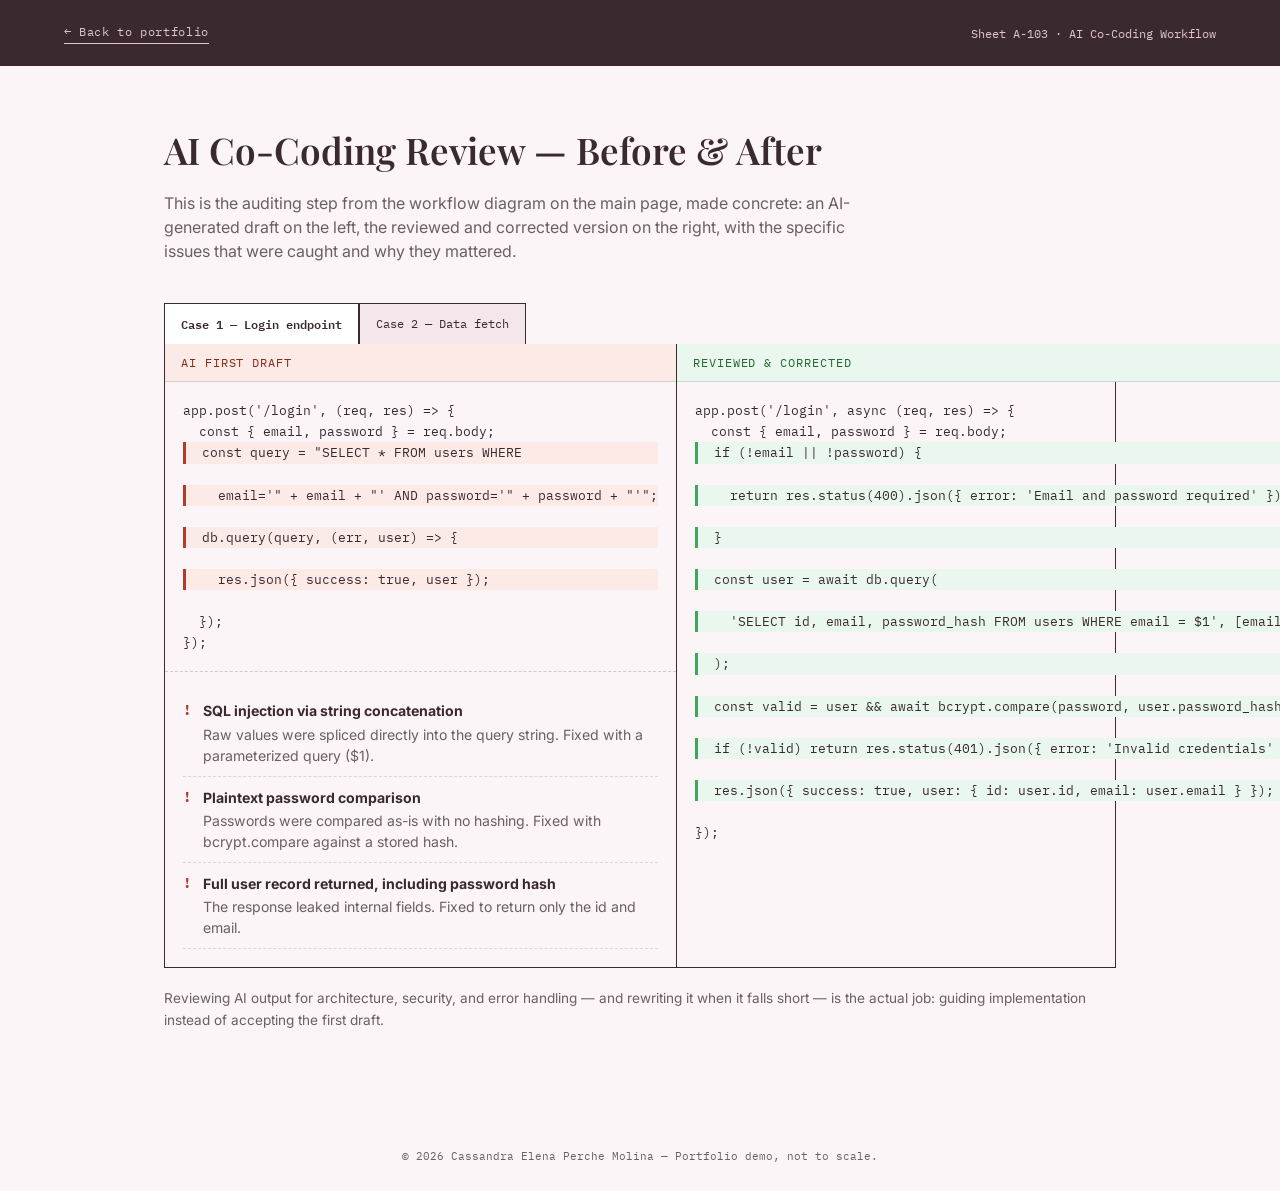
<file: demos/ai-workflow-demo.html>
<!DOCTYPE html>
<html lang="en">
<head>
<meta charset="UTF-8">
<meta name="viewport" content="width=device-width, initial-scale=1.0">
<title>A-103 — AI Co-Coding Review Demo</title>
<link rel="preconnect" href="https://fonts.googleapis.com">
<link href="https://fonts.googleapis.com/css2?family=Playfair+Display:ital,wght@0,500;0,600;0,700;1,500&family=IBM+Plex+Mono:wght@400;500;600&family=Inter:wght@400;500;600&display=swap" rel="stylesheet">
<link rel="stylesheet" href="shared.css">
<style>
  .tabs{display:flex; gap:0; margin-bottom:0; flex-wrap:wrap;}
  .tab-btn{
    font-family:'IBM Plex Mono'; font-size:0.75rem; padding:10px 16px; border:1px solid var(--ink);
    border-bottom:none; background:var(--paper-dim); cursor:pointer; color:var(--ink);
  }
  .tab-btn.active{background:#fff; font-weight:600;}
  .review-grid{display:grid; grid-template-columns:1fr 1fr; border:1px solid var(--ink); border-top:none;}
  @media (max-width:800px){ .review-grid{grid-template-columns:1fr;} }
  .code-col{padding:0;}
  .code-col + .code-col{border-left:1px solid var(--ink);}
  @media (max-width:800px){ .code-col + .code-col{border-left:none; border-top:1px solid var(--ink);} }
  .col-label{
    font-family:'IBM Plex Mono'; font-size:0.72rem; text-transform:uppercase; letter-spacing:0.08em;
    padding:10px 16px; border-bottom:1px solid rgba(11,37,69,0.15);
  }
  .col-label.draft{background:#fbeae6; color:#8a2a17;}
  .col-label.final{background:#e9f7ee; color:#22682f;}
  pre.code{
    font-family:'IBM Plex Mono'; font-size:0.8rem; line-height:1.65; padding:18px; margin:0;
    overflow-x:auto; white-space:pre;
  }
  .flag{
    background:#fbeae6; border-left:3px solid var(--red); cursor:pointer; display:block;
  }
  .fix{
    background:#e9f7ee; border-left:3px solid var(--green); display:block;
  }
  .issues{padding:18px; border-top:1px dashed rgba(11,37,69,0.2);}
  .issue{
    display:flex; gap:12px; padding:10px 0; border-bottom:1px dashed rgba(11,37,69,0.15); font-size:0.88rem;
  }
  .issue .icon{color:var(--red); font-weight:700; font-family:'IBM Plex Mono';}
  .issue .body b{color:var(--ink);}
  .issue .body span{color:var(--graphite); display:block; margin-top:2px;}
  .note{font-size:0.85rem; color:var(--graphite); margin-top:20px; line-height:1.6;}
</style>
</head>
<body>

<header class="demo-header">
  <a class="back" href="../index.html">← Back to portfolio</a>
  <span class="sheet-id">Sheet A-103 · AI Co-Coding Workflow</span>
</header>

<main>
  <div class="intro">
    <h1>AI Co-Coding Review — Before &amp; After</h1>
    <p>This is the auditing step from the workflow diagram on the main page, made concrete: an AI-generated draft on the left, the reviewed and corrected version on the right, with the specific issues that were caught and why they mattered.</p>
  </div>

  <div class="tabs" id="tabs">
    <button class="tab-btn active" data-case="1">Case 1 — Login endpoint</button>
    <button class="tab-btn" data-case="2">Case 2 — Data fetch</button>
  </div>

  <div class="review-grid" id="reviewGrid"></div>

  <p class="note">Reviewing AI output for architecture, security, and error handling — and rewriting it when it falls short — is the actual job: guiding implementation instead of accepting the first draft.</p>
</main>

<footer class="demo-footer">© 2026 Cassandra Elena Perche Molina — Portfolio demo, not to scale.</footer>

<script>
const cases = {
  "1": {
    draftLabel: "AI first draft",
    finalLabel: "Reviewed &amp; corrected",
    draft: [
      { t: `app.post('/login', (req, res) => {`, flag:false },
      { t: `  const { email, password } = req.body;`, flag:false },
      { t: `  const query = "SELECT * FROM users WHERE `, flag:true, id:1 },
      { t: `    email='" + email + "' AND password='" + password + "'";`, flag:true, id:1 },
      { t: `  db.query(query, (err, user) => {`, flag:true, id:2 },
      { t: `    res.json({ success: true, user });`, flag:true, id:3 },
      { t: `  });`, flag:false },
      { t: `});`, flag:false },
    ],
    final: [
      { t: `app.post('/login', async (req, res) => {`, fix:false },
      { t: `  const { email, password } = req.body;`, fix:false },
      { t: `  if (!email || !password) {`, fix:true, id:'v' },
      { t: `    return res.status(400).json({ error: 'Email and password required' });`, fix:true, id:'v' },
      { t: `  }`, fix:true, id:'v' },
      { t: `  const user = await db.query(`, fix:true, id:1 },
      { t: `    'SELECT id, email, password_hash FROM users WHERE email = $1', [email]`, fix:true, id:1 },
      { t: `  );`, fix:true, id:1 },
      { t: `  const valid = user && await bcrypt.compare(password, user.password_hash);`, fix:true, id:2 },
      { t: `  if (!valid) return res.status(401).json({ error: 'Invalid credentials' });`, fix:true, id:2 },
      { t: `  res.json({ success: true, user: { id: user.id, email: user.email } });`, fix:true, id:3 },
      { t: `});`, fix:false },
    ],
    issues: [
      { id:1, title:"SQL injection via string concatenation", detail:"Raw values were spliced directly into the query string. Fixed with a parameterized query ($1)." },
      { id:2, title:"Plaintext password comparison", detail:"Passwords were compared as-is with no hashing. Fixed with bcrypt.compare against a stored hash." },
      { id:3, title:"Full user record returned, including password hash", detail:"The response leaked internal fields. Fixed to return only the id and email." },
    ]
  },
  "2": {
    draftLabel: "AI first draft",
    finalLabel: "Reviewed &amp; corrected",
    draft: [
      { t: `app.get('/api/orders/:id', (req, res) => {`, flag:false },
      { t: `  const order = orders.find(o => o.id == req.params.id);`, flag:true, id:1 },
      { t: `  res.json(order.items);`, flag:true, id:2 },
      { t: `});`, flag:false },
    ],
    final: [
      { t: `app.get('/api/orders/:id', (req, res) => {`, fix:false },
      { t: `  const id = Number(req.params.id);`, fix:true, id:'v' },
      { t: `  if (!Number.isInteger(id)) {`, fix:true, id:'v' },
      { t: `    return res.status(400).json({ error: 'Invalid order id' });`, fix:true, id:'v' },
      { t: `  }`, fix:true, id:'v' },
      { t: `  const order = orders.find(o => o.id === id);`, fix:true, id:1 },
      { t: `  if (!order) {`, fix:true, id:2 },
      { t: `    return res.status(404).json({ error: 'Order not found' });`, fix:true, id:2 },
      { t: `  }`, fix:true, id:2 },
      { t: `  res.json(order.items);`, fix:false },
      { t: `});`, fix:false },
    ],
    issues: [
      { id:1, title:"Loose equality and no input validation", detail:"'==' allowed type coercion on the id, and a non-numeric id would crash the lookup. Fixed with explicit Number() conversion and validation." },
      { id:2, title:"No handling for a missing order", detail:"If .find() returned undefined, accessing .items would throw a server error. Fixed with an explicit 404 check." },
    ]
  }
};

function renderCase(key){
  const c = cases[key];
  const grid = document.getElementById('reviewGrid');

  function renderCode(lines, kind){
    return lines.map(l => {
      const cls = kind==='draft' ? (l.flag ? 'flag' : '') : (l.fix ? 'fix' : '');
      const dataId = l.id !== undefined ? ` data-id="${l.id}"` : '';
      return `<span class="${cls}"${dataId}>${escapeHtml(l.t)}</span>`;
    }).join('\n');
  }

  function escapeHtml(s){
    return s.replace(/[&<>]/g, ch => ({'&':'&amp;','<':'&lt;','>':'&gt;'}[ch]));
  }

  grid.innerHTML = `
    <div class="code-col">
      <div class="col-label draft">${c.draftLabel}</div>
      <pre class="code">${renderCode(c.draft, 'draft')}</pre>
      <div class="issues">
        ${c.issues.map(i => `<div class="issue"><span class="icon">!</span><div class="body"><b>${i.title}</b><span>${i.detail}</span></div></div>`).join('')}
      </div>
    </div>
    <div class="code-col">
      <div class="col-label final">${c.finalLabel}</div>
      <pre class="code">${renderCode(c.final, 'final')}</pre>
    </div>
  `;
}

document.getElementById('tabs').addEventListener('click', (e)=>{
  const btn = e.target.closest('.tab-btn');
  if(!btn) return;
  document.querySelectorAll('.tab-btn').forEach(b=>b.classList.remove('active'));
  btn.classList.add('active');
  renderCase(btn.dataset.case);
});

renderCase("1");
</script>
</body>
</html>
</file>
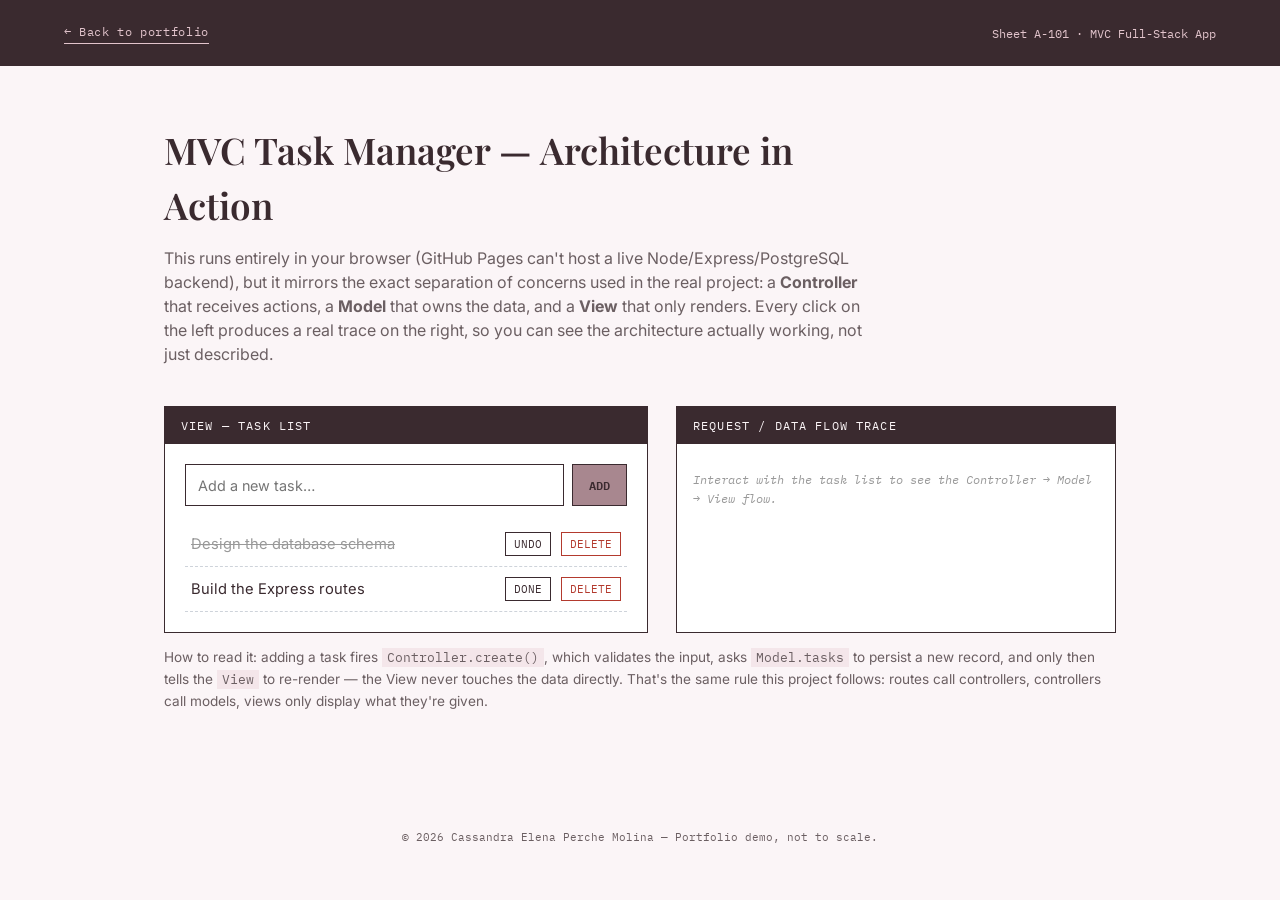
<file: demos/mvc-demo.html>
<!DOCTYPE html>
<html lang="en">
<head>
<meta charset="UTF-8">
<meta name="viewport" content="width=device-width, initial-scale=1.0">
<title>A-101 — MVC Task Manager Demo</title>
<link rel="preconnect" href="https://fonts.googleapis.com">
<link href="https://fonts.googleapis.com/css2?family=Playfair+Display:ital,wght@0,500;0,600;0,700;1,500&family=IBM+Plex+Mono:wght@400;500;600&family=Inter:wght@400;500;600&display=swap" rel="stylesheet">
<link rel="stylesheet" href="shared.css">
<style>
  .app-grid{display:grid; grid-template-columns:1.1fr 1fr; gap:28px;}
  @media (max-width:800px){ .app-grid{grid-template-columns:1fr;} }

  /* Task app (the "product") */
  .app-body{padding:20px;}
  .add-row{display:flex; gap:8px; margin-bottom:16px;}
  .add-row input{
    flex:1; padding:10px 12px; border:1px solid var(--ink); font-family:'Inter'; font-size:0.9rem;
  }
  .add-row button{
    background:var(--amber); border:1px solid var(--ink); color:var(--ink); font-weight:600;
    padding:10px 16px; cursor:pointer; font-family:'IBM Plex Mono'; font-size:0.78rem; text-transform:uppercase;
  }
  .add-row button:hover{background:#7a5c64;}
  ul.tasks{list-style:none;}
  ul.tasks li{
    display:flex; align-items:center; gap:10px; padding:10px 6px; border-bottom:1px dashed rgba(11,37,69,0.2);
  }
  ul.tasks li.done span.text{text-decoration:line-through; color:#999;}
  ul.tasks li .text{flex:1; font-size:0.92rem;}
  ul.tasks li button{
    background:none; border:1px solid var(--ink); font-family:'IBM Plex Mono'; font-size:0.68rem;
    padding:4px 8px; cursor:pointer; color:var(--ink); text-transform:uppercase;
  }
  ul.tasks li button.del{border-color:var(--red); color:var(--red);}
  .empty-note{color:#999; font-style:italic; font-size:0.88rem; padding:10px 0;}

  /* Trace panel (the "architecture proof") */
  .trace-log{padding:16px; max-height:460px; overflow-y:auto; font-family:'IBM Plex Mono'; font-size:0.78rem;}
  .trace-entry{margin-bottom:14px; padding-bottom:12px; border-bottom:1px dashed rgba(11,37,69,0.15);}
  .trace-entry .layer{
    display:inline-block; font-weight:600; padding:2px 8px; margin-bottom:6px; font-size:0.68rem;
    letter-spacing:0.05em; text-transform:uppercase;
  }
  .layer.controller{background:#A8878F33; color:#7a5c64;}
  .layer.model{background:#f4e6ea; color:#7a5c64;}
  .layer.view{background:#6F8F4A33; color:#4a5f30;}
  .trace-entry .msg{color:var(--graphite); line-height:1.5;}
  .trace-empty{color:#999; font-style:italic; padding:10px 0;}
  .arch-note{font-size:0.85rem; color:var(--graphite); margin-top:14px; line-height:1.6;}
  .arch-note code{background:var(--paper-dim); padding:1px 5px; font-family:'IBM Plex Mono'; font-size:0.82rem;}
</style>
</head>
<body>

<header class="demo-header">
  <a class="back" href="../index.html">← Back to portfolio</a>
  <span class="sheet-id">Sheet A-101 · MVC Full-Stack App</span>
</header>

<main>
  <div class="intro">
    <h1>MVC Task Manager — Architecture in Action</h1>
    <p>This runs entirely in your browser (GitHub Pages can't host a live Node/Express/PostgreSQL backend), but it mirrors the exact separation of concerns used in the real project: a <strong>Controller</strong> that receives actions, a <strong>Model</strong> that owns the data, and a <strong>View</strong> that only renders. Every click on the left produces a real trace on the right, so you can see the architecture actually working, not just described.</p>
  </div>

  <div class="app-grid">
    <div class="panel">
      <div class="panel-title">View — Task List</div>
      <div class="app-body">
        <div class="add-row">
          <input id="taskInput" type="text" placeholder="Add a new task…" maxlength="60">
          <button id="addBtn">Add</button>
        </div>
        <ul class="tasks" id="taskList"></ul>
      </div>
    </div>

    <div class="panel">
      <div class="panel-title">Request / Data Flow Trace</div>
      <div class="trace-log" id="traceLog">
        <div class="trace-empty">Interact with the task list to see the Controller → Model → View flow.</div>
      </div>
    </div>
  </div>

  <p class="arch-note">
    How to read it: adding a task fires <code>Controller.create()</code>, which validates the input, asks <code>Model.tasks</code> to persist a new record, and only then tells the <code>View</code> to re-render — the View never touches the data directly. That's the same rule this project follows: routes call controllers, controllers call models, views only display what they're given.
  </p>
</main>

<footer class="demo-footer">© 2026 Cassandra Elena Perche Molina — Portfolio demo, not to scale.</footer>

<script>
(function(){
  // ---- MODEL ----
  const Model = {
    tasks: [
      { id: 1, text: "Design the database schema", done: true },
      { id: 2, text: "Build the Express routes", done: false },
    ],
    nextId: 3,
    add(text){
      const task = { id: this.nextId++, text, done:false };
      this.tasks.push(task);
      return task;
    },
    toggle(id){
      const t = this.tasks.find(t=>t.id===id);
      if(t) t.done = !t.done;
      return t;
    },
    remove(id){
      const idx = this.tasks.findIndex(t=>t.id===id);
      if(idx>-1) return this.tasks.splice(idx,1)[0];
    }
  };

  // ---- VIEW ----
  const View = {
    listEl: document.getElementById('taskList'),
    render(tasks){
      this.listEl.innerHTML = "";
      if(tasks.length===0){
        this.listEl.innerHTML = '<li class="empty-note">No tasks yet — add one above.</li>';
        return;
      }
      tasks.forEach(t=>{
        const li = document.createElement('li');
        if(t.done) li.classList.add('done');
        li.innerHTML = `
          <span class="text">${escapeHtml(t.text)}</span>
          <button data-action="toggle" data-id="${t.id}">${t.done? 'Undo':'Done'}</button>
          <button data-action="delete" data-id="${t.id}" class="del">Delete</button>
        `;
        this.listEl.appendChild(li);
      });
    }
  };

  function escapeHtml(s){
    return s.replace(/[&<>"']/g, c => ({'&':'&amp;','<':'&lt;','>':'&gt;','"':'&quot;',"'":'&#39;'}[c]));
  }

  // ---- TRACE LOGGER ----
  const traceEl = document.getElementById('traceLog');
  let firstLog = true;
  function log(layer, msg){
    if(firstLog){ traceEl.innerHTML=""; firstLog=false; }
    const entry = document.createElement('div');
    entry.className = 'trace-entry';
    entry.innerHTML = `<span class="layer ${layer}">${layer}</span><div class="msg">${msg}</div>`;
    traceEl.prepend(entry);
  }

  // ---- CONTROLLER ----
  const Controller = {
    create(text){
      log('controller', `Received <b>POST /tasks</b> with body <code>{ text: "${escapeHtml(text)}" }</code>`);
      if(!text || !text.trim()){
        log('controller', `Validation failed: empty text rejected before touching the Model.`);
        return;
      }
      const task = Model.add(text.trim());
      log('model', `Inserted new record <code>id:${task.id}</code> into the in-memory task store.`);
      View.render(Model.tasks);
      log('view', `Re-rendered task list (${Model.tasks.length} tasks). View never wrote to the data — it only displayed it.`);
    },
    toggle(id){
      log('controller', `Received <b>PATCH /tasks/${id}</b> to toggle completion.`);
      const t = Model.toggle(id);
      log('model', `Updated record <code>id:${id}</code> → done:${t.done}.`);
      View.render(Model.tasks);
      log('view', `Re-rendered task list to reflect the updated state.`);
    },
    remove(id){
      log('controller', `Received <b>DELETE /tasks/${id}</b>.`);
      const t = Model.remove(id);
      log('model', `Removed record <code>id:${id}</code> ("${escapeHtml(t.text)}") from the store.`);
      View.render(Model.tasks);
      log('view', `Re-rendered task list (${Model.tasks.length} tasks remaining).`);
    }
  };

  // ---- Wiring (routes) ----
  document.getElementById('addBtn').addEventListener('click', ()=>{
    const input = document.getElementById('taskInput');
    Controller.create(input.value);
    input.value = "";
  });
  document.getElementById('taskInput').addEventListener('keydown', (e)=>{
    if(e.key === 'Enter'){ document.getElementById('addBtn').click(); }
  });
  document.getElementById('taskList').addEventListener('click', (e)=>{
    const btn = e.target.closest('button');
    if(!btn) return;
    const id = Number(btn.dataset.id);
    if(btn.dataset.action === 'toggle') Controller.toggle(id);
    if(btn.dataset.action === 'delete') Controller.remove(id);
  });

  View.render(Model.tasks);
})();
</script>
</body>
</html>
</file>
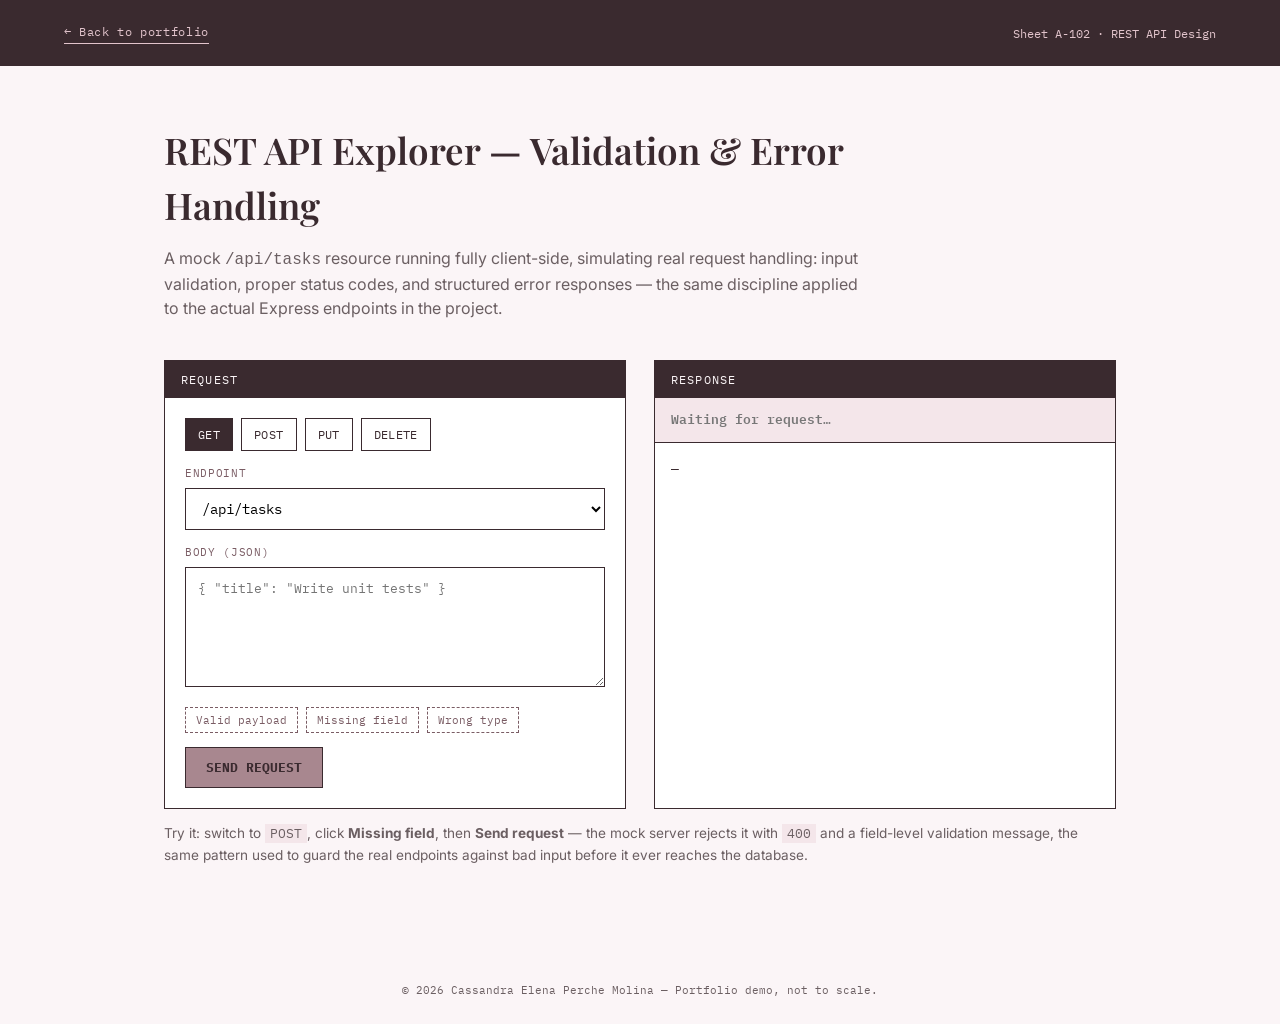
<file: demos/rest-api-demo.html>
<!DOCTYPE html>
<html lang="en">
<head>
<meta charset="UTF-8">
<meta name="viewport" content="width=device-width, initial-scale=1.0">
<title>A-102 — REST API Explorer Demo</title>
<link rel="preconnect" href="https://fonts.googleapis.com">
<link href="https://fonts.googleapis.com/css2?family=Playfair+Display:ital,wght@0,500;0,600;0,700;1,500&family=IBM+Plex+Mono:wght@400;500;600&family=Inter:wght@400;500;600&display=swap" rel="stylesheet">
<link rel="stylesheet" href="shared.css">
<style>
  .explorer{display:grid; grid-template-columns:1fr 1fr; gap:28px;}
  @media (max-width:800px){ .explorer{grid-template-columns:1fr;} }
  .req-body{padding:20px;}
  .method-row{display:flex; gap:8px; margin-bottom:14px; flex-wrap:wrap;}
  .method-btn{
    font-family:'IBM Plex Mono'; font-size:0.75rem; padding:8px 12px; border:1px solid var(--ink);
    background:#fff; cursor:pointer; color:var(--ink); letter-spacing:0.03em;
  }
  .method-btn.active{background:var(--ink); color:var(--paper);}
  .endpoint-select{width:100%; padding:10px 12px; border:1px solid var(--ink); font-family:'IBM Plex Mono'; font-size:0.85rem; margin-bottom:14px; background:#fff;}
  label.field-label{font-family:'IBM Plex Mono'; font-size:0.7rem; text-transform:uppercase; letter-spacing:0.06em; color:var(--blue); display:block; margin-bottom:6px;}
  textarea#reqBody{
    width:100%; min-height:120px; font-family:'IBM Plex Mono'; font-size:0.82rem; padding:12px;
    border:1px solid var(--ink); resize:vertical; margin-bottom:14px;
  }
  #sendBtn{
    background:var(--amber); border:1px solid var(--ink); color:var(--ink); font-weight:700;
    padding:11px 20px; cursor:pointer; font-family:'IBM Plex Mono'; font-size:0.8rem; text-transform:uppercase;
  }
  #sendBtn:hover{background:#7a5c64;}
  .presets{display:flex; gap:8px; flex-wrap:wrap; margin-bottom:14px;}
  .preset-btn{
    font-family:'IBM Plex Mono'; font-size:0.68rem; padding:5px 10px; border:1px dashed var(--blue);
    background:none; color:var(--blue); cursor:pointer;
  }

  .resp-body{padding:0;}
  .status-bar{
    padding:12px 16px; font-family:'IBM Plex Mono'; font-size:0.82rem; font-weight:600;
    display:flex; justify-content:space-between; border-bottom:1px solid var(--ink);
  }
  .status-bar.ok{background:#e9f7ee; color:#22682f;}
  .status-bar.err{background:#fbeae6; color:#8a2a17;}
  .status-bar.idle{background:var(--paper-dim); color:#777;}
  pre#respJson{
    padding:16px; font-family:'IBM Plex Mono'; font-size:0.8rem; white-space:pre-wrap; word-break:break-word;
    max-height:360px; overflow-y:auto; margin:0;
  }
  .hint{font-size:0.85rem; color:var(--graphite); margin-top:14px; line-height:1.6;}
  .hint code{background:var(--paper-dim); padding:1px 5px; font-family:'IBM Plex Mono'; font-size:0.8rem;}
</style>
</head>
<body>

<header class="demo-header">
  <a class="back" href="../index.html">← Back to portfolio</a>
  <span class="sheet-id">Sheet A-102 · REST API Design</span>
</header>

<main>
  <div class="intro">
    <h1>REST API Explorer — Validation &amp; Error Handling</h1>
    <p>A mock <code>/api/tasks</code> resource running fully client-side, simulating real request handling: input validation, proper status codes, and structured error responses — the same discipline applied to the actual Express endpoints in the project.</p>
  </div>

  <div class="explorer">
    <div class="panel">
      <div class="panel-title">Request</div>
      <div class="req-body">
        <div class="method-row" id="methodRow">
          <button class="method-btn active" data-method="GET">GET</button>
          <button class="method-btn" data-method="POST">POST</button>
          <button class="method-btn" data-method="PUT">PUT</button>
          <button class="method-btn" data-method="DELETE">DELETE</button>
        </div>
        <label class="field-label">Endpoint</label>
        <select id="endpointSelect" class="endpoint-select">
          <option value="/api/tasks">/api/tasks</option>
          <option value="/api/tasks/1">/api/tasks/1</option>
          <option value="/api/tasks/99">/api/tasks/99 (does not exist)</option>
        </select>
        <label class="field-label">Body (JSON)</label>
        <textarea id="reqBody" placeholder='{ "title": "Write unit tests" }'></textarea>
        <div class="presets">
          <button class="preset-btn" data-preset="valid">Valid payload</button>
          <button class="preset-btn" data-preset="missing">Missing field</button>
          <button class="preset-btn" data-preset="badtype">Wrong type</button>
        </div>
        <button id="sendBtn">Send request</button>
      </div>
    </div>

    <div class="panel">
      <div class="panel-title">Response</div>
      <div class="resp-body">
        <div class="status-bar idle" id="statusBar">Waiting for request…</div>
        <pre id="respJson">—</pre>
      </div>
    </div>
  </div>

  <p class="hint">Try it: switch to <code>POST</code>, click <b>Missing field</b>, then <b>Send request</b> — the mock server rejects it with <code>400</code> and a field-level validation message, the same pattern used to guard the real endpoints against bad input before it ever reaches the database.</p>
</main>

<footer class="demo-footer">© 2026 Cassandra Elena Perche Molina — Portfolio demo, not to scale.</footer>

<script>
(function(){
  // Mock in-memory "database"
  let tasks = [
    { id: 1, title: "Design the database schema", done: true },
    { id: 2, title: "Build the Express routes", done: false }
  ];
  let nextId = 3;

  let currentMethod = "GET";
  const methodRow = document.getElementById('methodRow');
  methodRow.addEventListener('click', (e)=>{
    const btn = e.target.closest('.method-btn');
    if(!btn) return;
    [...methodRow.children].forEach(b=>b.classList.remove('active'));
    btn.classList.add('active');
    currentMethod = btn.dataset.method;
  });

  document.querySelectorAll('.preset-btn').forEach(btn=>{
    btn.addEventListener('click', ()=>{
      const p = btn.dataset.preset;
      const ta = document.getElementById('reqBody');
      if(p === 'valid') ta.value = JSON.stringify({ title: "Write unit tests" }, null, 2);
      if(p === 'missing') ta.value = JSON.stringify({ }, null, 2);
      if(p === 'badtype') ta.value = JSON.stringify({ title: 12345 }, null, 2);
    });
  });

  function respond(status, body){
    const bar = document.getElementById('statusBar');
    bar.className = 'status-bar ' + (status < 400 ? 'ok' : 'err');
    bar.innerHTML = `<span>HTTP ${status} ${status<400 ? 'OK':'Error'}</span><span>${new Date().toLocaleTimeString()}</span>`;
    document.getElementById('respJson').textContent = JSON.stringify(body, null, 2);
  }

  function validateTitle(payload){
    if(payload.title === undefined){
      return { field:"title", message:"\"title\" is required." };
    }
    if(typeof payload.title !== 'string'){
      return { field:"title", message:"\"title\" must be a string." };
    }
    if(payload.title.trim().length === 0){
      return { field:"title", message:"\"title\" cannot be empty." };
    }
    return null;
  }

  document.getElementById('sendBtn').addEventListener('click', ()=>{
    const endpoint = document.getElementById('endpointSelect').value;
    const raw = document.getElementById('reqBody').value.trim();
    const idMatch = endpoint.match(/\/api\/tasks\/(\d+)/);
    const id = idMatch ? Number(idMatch[1]) : null;

    let payload = {};
    if(raw){
      try{ payload = JSON.parse(raw); }
      catch(e){
        respond(400, { error: "Malformed JSON", detail: e.message });
        return;
      }
    }

    if(currentMethod === 'GET'){
      if(id){
        const t = tasks.find(t=>t.id===id);
        if(!t) return respond(404, { error: "Not found", detail: `No task with id ${id}.` });
        return respond(200, t);
      }
      return respond(200, { count: tasks.length, tasks });
    }

    if(currentMethod === 'POST'){
      const err = validateTitle(payload);
      if(err) return respond(400, { error: "Validation failed", detail: err });
      const task = { id: nextId++, title: payload.title.trim(), done: false };
      tasks.push(task);
      return respond(201, { message: "Task created", task });
    }

    if(currentMethod === 'PUT'){
      if(!id) return respond(400, { error: "Missing id", detail: "PUT requires /api/tasks/:id" });
      const t = tasks.find(t=>t.id===id);
      if(!t) return respond(404, { error: "Not found", detail: `No task with id ${id}.` });
      const err = validateTitle(payload);
      if(err) return respond(400, { error: "Validation failed", detail: err });
      t.title = payload.title.trim();
      return respond(200, { message: "Task updated", task: t });
    }

    if(currentMethod === 'DELETE'){
      if(!id) return respond(400, { error: "Missing id", detail: "DELETE requires /api/tasks/:id" });
      const idx = tasks.findIndex(t=>t.id===id);
      if(idx === -1) return respond(404, { error: "Not found", detail: `No task with id ${id}.` });
      const removed = tasks.splice(idx,1)[0];
      return respond(200, { message: "Task deleted", task: removed });
    }
  });
})();
</script>
</body>
</html>
</file>
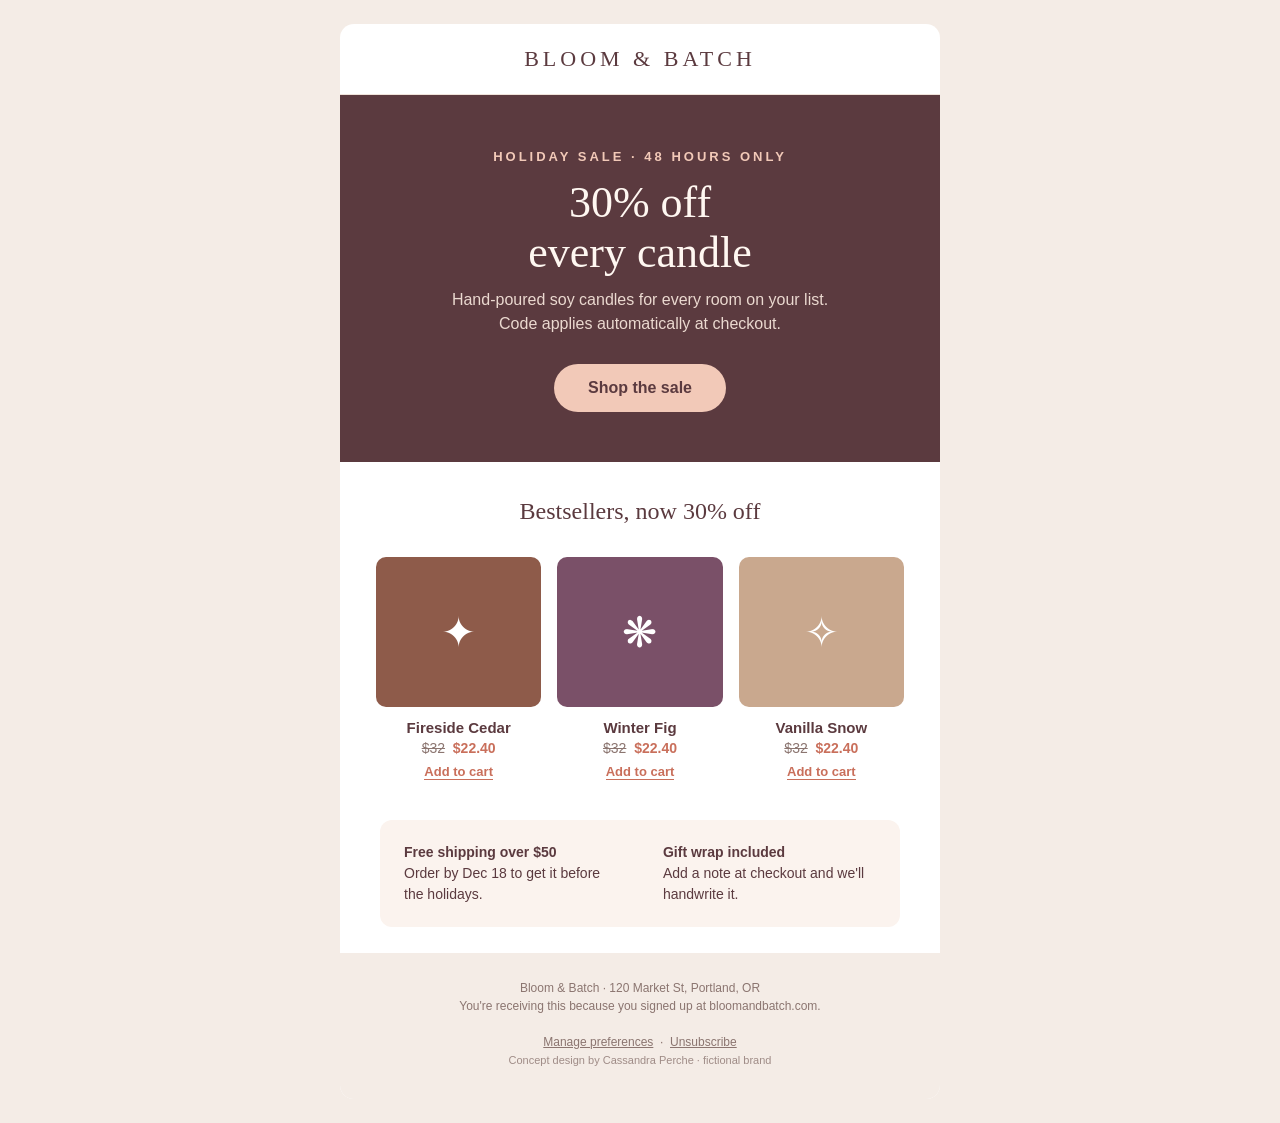
<file: emails/promo-bloom-batch.html>
<!DOCTYPE html>
<html lang="en" xmlns="http://www.w3.org/1999/xhtml">
<head>
<meta charset="UTF-8"><meta name="viewport" content="width=device-width, initial-scale=1.0"><meta name="x-apple-disable-message-reformatting">
<title>Bloom & Batch · Holiday Sale</title>
<!--[if mso]><style>table,td{font-family:Arial,sans-serif!important}</style><![endif]-->
<style>
body{margin:0;padding:0;background:#F4ECE6;-webkit-text-size-adjust:100%}
table{border-collapse:collapse} img{border:0;display:block} a{text-decoration:none}
@media screen and (max-width:620px){
 .container{width:100%!important} .px{padding-left:22px!important;padding-right:22px!important}
 .stack{display:block!important;width:100%!important} .h1{font-size:30px!important;line-height:36px!important}
 .hide-m{display:none!important} .btn a{display:block!important}
}
</style>
</head>
<body style="margin:0;padding:0;background:#F4ECE6;">
<div style="display:none;max-height:0;overflow:hidden;opacity:0;">Our biggest sale of the year starts now. 30% off every candle, today only.&#8199;&#65279;&#847;&#8199;&#65279;&#847;&#8199;&#65279;&#847;&#8199;&#65279;&#847;</div>
<table role="presentation" width="100%" cellpadding="0" cellspacing="0" style="background:#F4ECE6;">
<tr><td align="center" style="padding:24px 10px;">
<table role="presentation" class="container" width="600" cellpadding="0" cellspacing="0" style="width:600px;max-width:600px;background:#ffffff;border-radius:14px;overflow:hidden;">

<tr><td class="px" style="padding:22px 40px;text-align:center;font-family:Georgia,'Times New Roman',serif;font-size:22px;letter-spacing:4px;color:#5B3A3F;border-bottom:1px solid #EFE3DA;">BLOOM &amp; BATCH</td></tr>
<tr><td style="background:#5B3A3F;padding:0;">
 <table role="presentation" width="100%" cellpadding="0" cellspacing="0"><tr>
 <td class="px" style="padding:54px 40px 50px;text-align:center;">
  <div style="font-family:Arial,sans-serif;font-size:13px;letter-spacing:3px;color:#F2C9B8;font-weight:bold;">HOLIDAY SALE · 48 HOURS ONLY</div>
  <div class="h1" style="font-family:Georgia,serif;font-size:44px;line-height:50px;color:#FFF7F1;margin:14px 0 10px;">30% off<br>every candle</div>
  <div style="font-family:Arial,sans-serif;font-size:16px;line-height:24px;color:#EBD9D0;margin-bottom:28px;">Hand-poured soy candles for every room on your list. <br class="hide-m">Code applies automatically at checkout.</div>
  <table role="presentation" cellpadding="0" cellspacing="0" class="btn" style="margin:0 auto;"><tr><td align="center" bgcolor="#F2C9B8" style="border-radius:40px;background:#F2C9B8;">
<a href="#" style="display:inline-block;padding:15px 34px;font-family:Arial,Helvetica,sans-serif;font-size:16px;font-weight:bold;color:#5B3A3F;border-radius:40px;">Shop the sale</a></td></tr></table>
 </td></tr></table>
</td></tr>
<tr><td class="px" style="padding:36px 40px 10px;text-align:center;font-family:Georgia,serif;font-size:24px;color:#5B3A3F;">Bestsellers, now 30% off</td></tr>
<tr><td class="px" style="padding:14px 28px 6px;">
 <table role="presentation" width="100%" cellpadding="0" cellspacing="0"><tr>
 <td class="stack" width="33%" valign="top" style="padding:8px;text-align:center;">
   <table role="presentation" width="100%" cellpadding="0" cellspacing="0"><tr><td style="height:150px;background:#8E5B4A;border-radius:10px;text-align:center;vertical-align:middle;font-family:Georgia,serif;font-size:42px;color:#fff;">✦</td></tr></table>
   <div style="font-family:Arial,sans-serif;font-size:15px;font-weight:bold;color:#5B3A3F;margin-top:12px;">Fireside Cedar</div>
   <div style="font-family:Arial,sans-serif;font-size:14px;color:#8B7570;margin-top:4px;"><s>$32</s> &nbsp;<b style="color:#C96F5B;">$22.40</b></div>
   <a href="#" style="display:inline-block;margin-top:8px;font-family:Arial,sans-serif;font-size:13px;font-weight:bold;color:#C96F5B;border-bottom:1px solid #C96F5B;">Add to cart</a>
 </td><td class="stack" width="33%" valign="top" style="padding:8px;text-align:center;">
   <table role="presentation" width="100%" cellpadding="0" cellspacing="0"><tr><td style="height:150px;background:#7A5068;border-radius:10px;text-align:center;vertical-align:middle;font-family:Georgia,serif;font-size:42px;color:#fff;">❋</td></tr></table>
   <div style="font-family:Arial,sans-serif;font-size:15px;font-weight:bold;color:#5B3A3F;margin-top:12px;">Winter Fig</div>
   <div style="font-family:Arial,sans-serif;font-size:14px;color:#8B7570;margin-top:4px;"><s>$32</s> &nbsp;<b style="color:#C96F5B;">$22.40</b></div>
   <a href="#" style="display:inline-block;margin-top:8px;font-family:Arial,sans-serif;font-size:13px;font-weight:bold;color:#C96F5B;border-bottom:1px solid #C96F5B;">Add to cart</a>
 </td><td class="stack" width="33%" valign="top" style="padding:8px;text-align:center;">
   <table role="presentation" width="100%" cellpadding="0" cellspacing="0"><tr><td style="height:150px;background:#C9A88E;border-radius:10px;text-align:center;vertical-align:middle;font-family:Georgia,serif;font-size:42px;color:#fff;">✧</td></tr></table>
   <div style="font-family:Arial,sans-serif;font-size:15px;font-weight:bold;color:#5B3A3F;margin-top:12px;">Vanilla Snow</div>
   <div style="font-family:Arial,sans-serif;font-size:14px;color:#8B7570;margin-top:4px;"><s>$32</s> &nbsp;<b style="color:#C96F5B;">$22.40</b></div>
   <a href="#" style="display:inline-block;margin-top:8px;font-family:Arial,sans-serif;font-size:13px;font-weight:bold;color:#C96F5B;border-bottom:1px solid #C96F5B;">Add to cart</a>
 </td>
 </tr></table>
</td></tr>
<tr><td class="px" style="padding:26px 40px;">
 <table role="presentation" width="100%" cellpadding="0" cellspacing="0" style="background:#FBF3EE;border-radius:12px;"><tr>
  <td class="stack" style="padding:22px 24px;font-family:Arial,sans-serif;font-size:14px;line-height:21px;color:#5B3A3F;"><b>Free shipping over $50</b><br>Order by Dec 18 to get it before the holidays.</td>
  <td class="stack" style="padding:22px 24px;font-family:Arial,sans-serif;font-size:14px;line-height:21px;color:#5B3A3F;"><b>Gift wrap included</b><br>Add a note at checkout and we'll handwrite it.</td>
 </tr></table>
</td></tr>
<tr><td class="px" style="padding:26px 40px 30px;background:#F4ECE6;font-family:Arial,Helvetica,sans-serif;font-size:12px;line-height:18px;color:#8B7570;text-align:center;">
Bloom &amp; Batch · 120 Market St, Portland, OR<br>You're receiving this because you signed up at bloomandbatch.com.<br><br>
<a href="#" style="color:#8B7570;text-decoration:underline;">Manage preferences</a> &nbsp;·&nbsp; <a href="#" style="color:#8B7570;text-decoration:underline;">Unsubscribe</a><br>
<span style="font-size:11px;opacity:.8;">Concept design by Cassandra Perche · fictional brand</span>
</td></tr>
</table>
</td></tr></table>
</body></html>
</file>
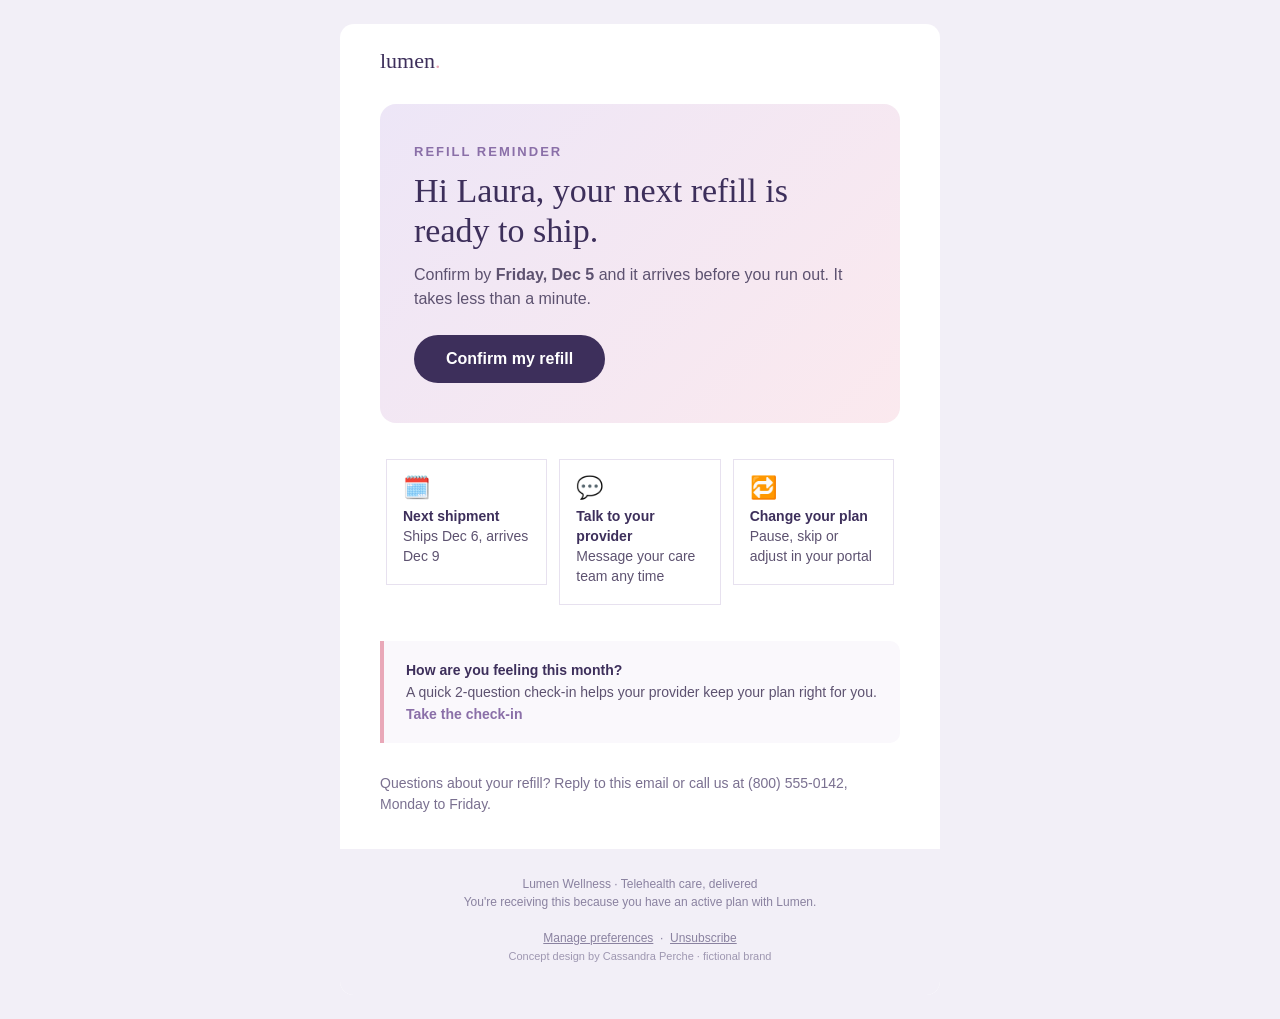
<file: emails/refill-lumen.html>
<!DOCTYPE html>
<html lang="en" xmlns="http://www.w3.org/1999/xhtml">
<head>
<meta charset="UTF-8"><meta name="viewport" content="width=device-width, initial-scale=1.0"><meta name="x-apple-disable-message-reformatting">
<title>Lumen · Your refill is ready to ship</title>
<!--[if mso]><style>table,td{font-family:Arial,sans-serif!important}</style><![endif]-->
<style>
body{margin:0;padding:0;background:#F2EFF7;-webkit-text-size-adjust:100%}
table{border-collapse:collapse} img{border:0;display:block} a{text-decoration:none}
@media screen and (max-width:620px){
 .container{width:100%!important} .px{padding-left:22px!important;padding-right:22px!important}
 .stack{display:block!important;width:100%!important} .h1{font-size:30px!important;line-height:36px!important}
 .hide-m{display:none!important} .btn a{display:block!important}
}
</style>
</head>
<body style="margin:0;padding:0;background:#F2EFF7;">
<div style="display:none;max-height:0;overflow:hidden;opacity:0;">Confirm your refill by Friday so there is no gap in your plan.&#8199;&#65279;&#847;&#8199;&#65279;&#847;&#8199;&#65279;&#847;&#8199;&#65279;&#847;</div>
<table role="presentation" width="100%" cellpadding="0" cellspacing="0" style="background:#F2EFF7;">
<tr><td align="center" style="padding:24px 10px;">
<table role="presentation" class="container" width="600" cellpadding="0" cellspacing="0" style="width:600px;max-width:600px;background:#ffffff;border-radius:14px;overflow:hidden;">

<tr><td class="px" style="padding:24px 40px;font-family:Georgia,serif;font-size:22px;color:#3D2F5B;">lumen<span style="color:#E9A8B8;">.</span></td></tr>
<tr><td class="px" style="padding:6px 40px 0;">
 <table role="presentation" width="100%" cellpadding="0" cellspacing="0" style="background:linear-gradient(135deg,#EDE6F7,#FBE9EE);background-color:#F1E9F6;border-radius:16px;"><tr><td style="padding:40px 34px;">
  <div style="font-family:Arial,sans-serif;font-size:13px;font-weight:bold;letter-spacing:2px;color:#8A6FA8;">REFILL REMINDER</div>
  <div class="h1" style="font-family:Georgia,serif;font-size:34px;line-height:40px;color:#3D2F5B;margin:12px 0 12px;">Hi Laura, your next refill is ready to ship.</div>
  <div style="font-family:Arial,sans-serif;font-size:16px;line-height:24px;color:#5D5270;margin-bottom:24px;">Confirm by <b>Friday, Dec 5</b> and it arrives before you run out. It takes less than a minute.</div>
  <table role="presentation" cellpadding="0" cellspacing="0"><tr><td bgcolor="#3D2F5B" style="border-radius:30px;"><a href="#" style="display:inline-block;padding:15px 32px;font-family:Arial,sans-serif;font-size:16px;font-weight:bold;color:#ffffff;">Confirm my refill</a></td></tr></table>
 </td></tr></table>
</td></tr>
<tr><td class="px" style="padding:30px 40px 8px;">
 <table role="presentation" width="100%" cellpadding="0" cellspacing="0"><tr>
 <td class="stack" width="33%" valign="top" style="padding:6px;"><table role="presentation" width="100%" cellpadding="0" cellspacing="0" style="border:1px solid #E7E1EF;border-radius:12px;"><tr><td style="padding:18px 16px;font-family:Arial,sans-serif;font-size:14px;line-height:20px;color:#5D5270;"><div style="font-size:22px;margin-bottom:8px;">🗓️</div><b style="color:#3D2F5B;">Next shipment</b><br>Ships Dec 6, arrives Dec 9</td></tr></table></td><td class="stack" width="33%" valign="top" style="padding:6px;"><table role="presentation" width="100%" cellpadding="0" cellspacing="0" style="border:1px solid #E7E1EF;border-radius:12px;"><tr><td style="padding:18px 16px;font-family:Arial,sans-serif;font-size:14px;line-height:20px;color:#5D5270;"><div style="font-size:22px;margin-bottom:8px;">💬</div><b style="color:#3D2F5B;">Talk to your provider</b><br>Message your care team any time</td></tr></table></td><td class="stack" width="33%" valign="top" style="padding:6px;"><table role="presentation" width="100%" cellpadding="0" cellspacing="0" style="border:1px solid #E7E1EF;border-radius:12px;"><tr><td style="padding:18px 16px;font-family:Arial,sans-serif;font-size:14px;line-height:20px;color:#5D5270;"><div style="font-size:22px;margin-bottom:8px;">🔁</div><b style="color:#3D2F5B;">Change your plan</b><br>Pause, skip or adjust in your portal</td></tr></table></td>
 </tr></table>
</td></tr>
<tr><td class="px" style="padding:22px 40px;">
 <table role="presentation" width="100%" cellpadding="0" cellspacing="0" style="background:#FAF8FC;border-left:4px solid #E9A8B8;border-radius:0 10px 10px 0;"><tr><td style="padding:18px 22px;font-family:Arial,sans-serif;font-size:14px;line-height:22px;color:#5D5270;"><b style="color:#3D2F5B;">How are you feeling this month?</b><br>A quick 2-question check-in helps your provider keep your plan right for you. <a href="#" style="color:#8A6FA8;font-weight:bold;">Take the check-in</a></td></tr></table>
</td></tr>
<tr><td class="px" style="padding:8px 40px 34px;font-family:Arial,sans-serif;font-size:14px;line-height:21px;color:#7A7090;">Questions about your refill? Reply to this email or call us at (800) 555-0142, Monday to Friday.</td></tr>
<tr><td class="px" style="padding:26px 40px 30px;background:#F2EFF7;font-family:Arial,Helvetica,sans-serif;font-size:12px;line-height:18px;color:#8A82A0;text-align:center;">
Lumen Wellness · Telehealth care, delivered<br>You're receiving this because you have an active plan with Lumen.<br><br>
<a href="#" style="color:#8A82A0;text-decoration:underline;">Manage preferences</a> &nbsp;·&nbsp; <a href="#" style="color:#8A82A0;text-decoration:underline;">Unsubscribe</a><br>
<span style="font-size:11px;opacity:.8;">Concept design by Cassandra Perche · fictional brand</span>
</td></tr>
</table>
</td></tr></table>
</body></html>
</file>
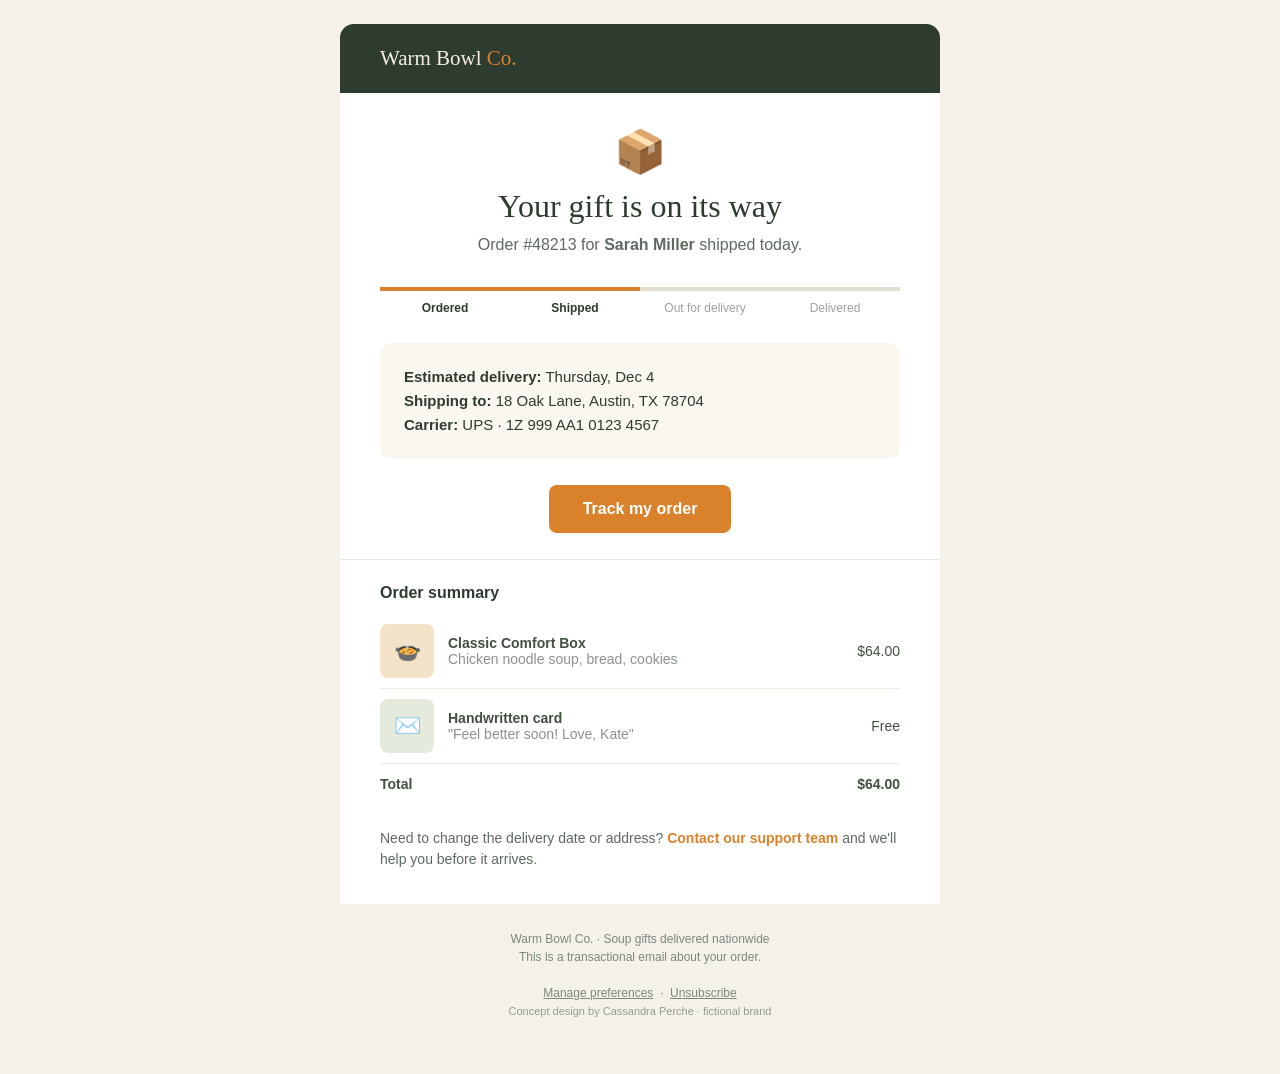
<file: emails/shipped-warm-bowl.html>
<!DOCTYPE html>
<html lang="en" xmlns="http://www.w3.org/1999/xhtml">
<head>
<meta charset="UTF-8"><meta name="viewport" content="width=device-width, initial-scale=1.0"><meta name="x-apple-disable-message-reformatting">
<title>Warm Bowl Co. · Your gift is on its way</title>
<!--[if mso]><style>table,td{font-family:Arial,sans-serif!important}</style><![endif]-->
<style>
body{margin:0;padding:0;background:#F3F1EA;-webkit-text-size-adjust:100%}
table{border-collapse:collapse} img{border:0;display:block} a{text-decoration:none}
@media screen and (max-width:620px){
 .container{width:100%!important} .px{padding-left:22px!important;padding-right:22px!important}
 .stack{display:block!important;width:100%!important} .h1{font-size:30px!important;line-height:36px!important}
 .hide-m{display:none!important} .btn a{display:block!important}
}
</style>
</head>
<body style="margin:0;padding:0;background:#F3F1EA;">
<div style="display:none;max-height:0;overflow:hidden;opacity:0;">Order #48213 shipped. Arrives Thursday, Dec 4.&#8199;&#65279;&#847;&#8199;&#65279;&#847;&#8199;&#65279;&#847;&#8199;&#65279;&#847;</div>
<table role="presentation" width="100%" cellpadding="0" cellspacing="0" style="background:#F3F1EA;">
<tr><td align="center" style="padding:24px 10px;">
<table role="presentation" class="container" width="600" cellpadding="0" cellspacing="0" style="width:600px;max-width:600px;background:#ffffff;border-radius:14px;overflow:hidden;">

<tr><td class="px" style="padding:22px 40px;background:#2E3B2F;font-family:Georgia,serif;font-size:21px;color:#F6EFE2;">Warm Bowl <span style="color:#D9822B;">Co.</span></td></tr>
<tr><td class="px" style="padding:38px 40px 8px;text-align:center;">
 <div style="font-family:Arial,sans-serif;font-size:42px;line-height:42px;">📦</div>
 <div class="h1" style="font-family:Georgia,serif;font-size:32px;line-height:38px;color:#2E3B2F;margin:14px 0 8px;">Your gift is on its way</div>
 <div style="font-family:Arial,sans-serif;font-size:16px;line-height:24px;color:#5E6A5F;">Order #48213 for <b>Sarah Miller</b> shipped today.</div>
</td></tr>
<tr><td class="px" style="padding:22px 40px 6px;">
 <table role="presentation" width="100%" cellpadding="0" cellspacing="0"><tr>
 <td width="25%" align="center" style="font-family:Arial,sans-serif;font-size:12px;color:#2E3B2F;font-weight:bold;padding-top:10px;border-top:4px solid #D9822B;">Ordered</td><td width="25%" align="center" style="font-family:Arial,sans-serif;font-size:12px;color:#2E3B2F;font-weight:bold;padding-top:10px;border-top:4px solid #D9822B;">Shipped</td><td width="25%" align="center" style="font-family:Arial,sans-serif;font-size:12px;color:#9AA39A;font-weight:normal;padding-top:10px;border-top:4px solid #E2DED2;">Out for delivery</td><td width="25%" align="center" style="font-family:Arial,sans-serif;font-size:12px;color:#9AA39A;font-weight:normal;padding-top:10px;border-top:4px solid #E2DED2;">Delivered</td>
 </tr></table>
</td></tr>
<tr><td class="px" style="padding:22px 40px;">
 <table role="presentation" width="100%" cellpadding="0" cellspacing="0" style="background:#FAF7F0;border-radius:12px;"><tr><td style="padding:22px 24px;font-family:Arial,sans-serif;font-size:15px;line-height:24px;color:#2E3B2F;">
  <b>Estimated delivery:</b> Thursday, Dec 4<br><b>Shipping to:</b> 18 Oak Lane, Austin, TX 78704<br><b>Carrier:</b> UPS · 1Z 999 AA1 0123 4567
 </td></tr></table>
</td></tr>
<tr><td style="padding:4px 40px 26px;"><table role="presentation" cellpadding="0" cellspacing="0" class="btn" style="margin:0 auto;"><tr><td align="center" bgcolor="#D9822B" style="border-radius:8px;background:#D9822B;">
<a href="#" style="display:inline-block;padding:15px 34px;font-family:Arial,Helvetica,sans-serif;font-size:16px;font-weight:bold;color:#ffffff;border-radius:8px;">Track my order</a></td></tr></table></td></tr>
<tr><td class="px" style="padding:6px 40px 0;font-family:Arial,sans-serif;font-size:16px;font-weight:bold;color:#2E3B2F;border-top:1px solid #ECE7DA;padding-top:24px;">Order summary</td></tr>
<tr><td class="px" style="padding:12px 40px;">
 <table role="presentation" width="100%" cellpadding="0" cellspacing="0" style="font-family:Arial,sans-serif;font-size:14px;color:#41503F;">
 <tr><td style="padding:10px 0;border-bottom:1px solid #F0ECE2;"><table role="presentation" cellpadding="0" cellspacing="0"><tr><td width="54" height="54" align="center" style="background:#F3E2C7;border-radius:8px;font-size:22px;">🍲</td><td style="padding-left:14px;"><b>Classic Comfort Box</b><br><span style="color:#8A928A;">Chicken noodle soup, bread, cookies</span></td></tr></table></td><td align="right" style="padding:10px 0;border-bottom:1px solid #F0ECE2;">$64.00</td></tr><tr><td style="padding:10px 0;border-bottom:1px solid #F0ECE2;"><table role="presentation" cellpadding="0" cellspacing="0"><tr><td width="54" height="54" align="center" style="background:#E4EBDD;border-radius:8px;font-size:22px;">✉️</td><td style="padding-left:14px;"><b>Handwritten card</b><br><span style="color:#8A928A;">"Feel better soon! Love, Kate"</span></td></tr></table></td><td align="right" style="padding:10px 0;border-bottom:1px solid #F0ECE2;">Free</td></tr>
 <tr><td style="padding:12px 0 0;font-weight:bold;">Total</td><td align="right" style="padding:12px 0 0;font-weight:bold;">$64.00</td></tr>
 </table>
</td></tr>
<tr><td class="px" style="padding:24px 40px 34px;font-family:Arial,sans-serif;font-size:14px;line-height:21px;color:#5E6A5F;">Need to change the delivery date or address? <a href="#" style="color:#D9822B;font-weight:bold;">Contact our support team</a> and we'll help you before it arrives.</td></tr>
<tr><td class="px" style="padding:26px 40px 30px;background:#F3F1EA;font-family:Arial,Helvetica,sans-serif;font-size:12px;line-height:18px;color:#7E877E;text-align:center;">
Warm Bowl Co. · Soup gifts delivered nationwide<br>This is a transactional email about your order.<br><br>
<a href="#" style="color:#7E877E;text-decoration:underline;">Manage preferences</a> &nbsp;·&nbsp; <a href="#" style="color:#7E877E;text-decoration:underline;">Unsubscribe</a><br>
<span style="font-size:11px;opacity:.8;">Concept design by Cassandra Perche · fictional brand</span>
</td></tr>
</table>
</td></tr></table>
</body></html>
</file>
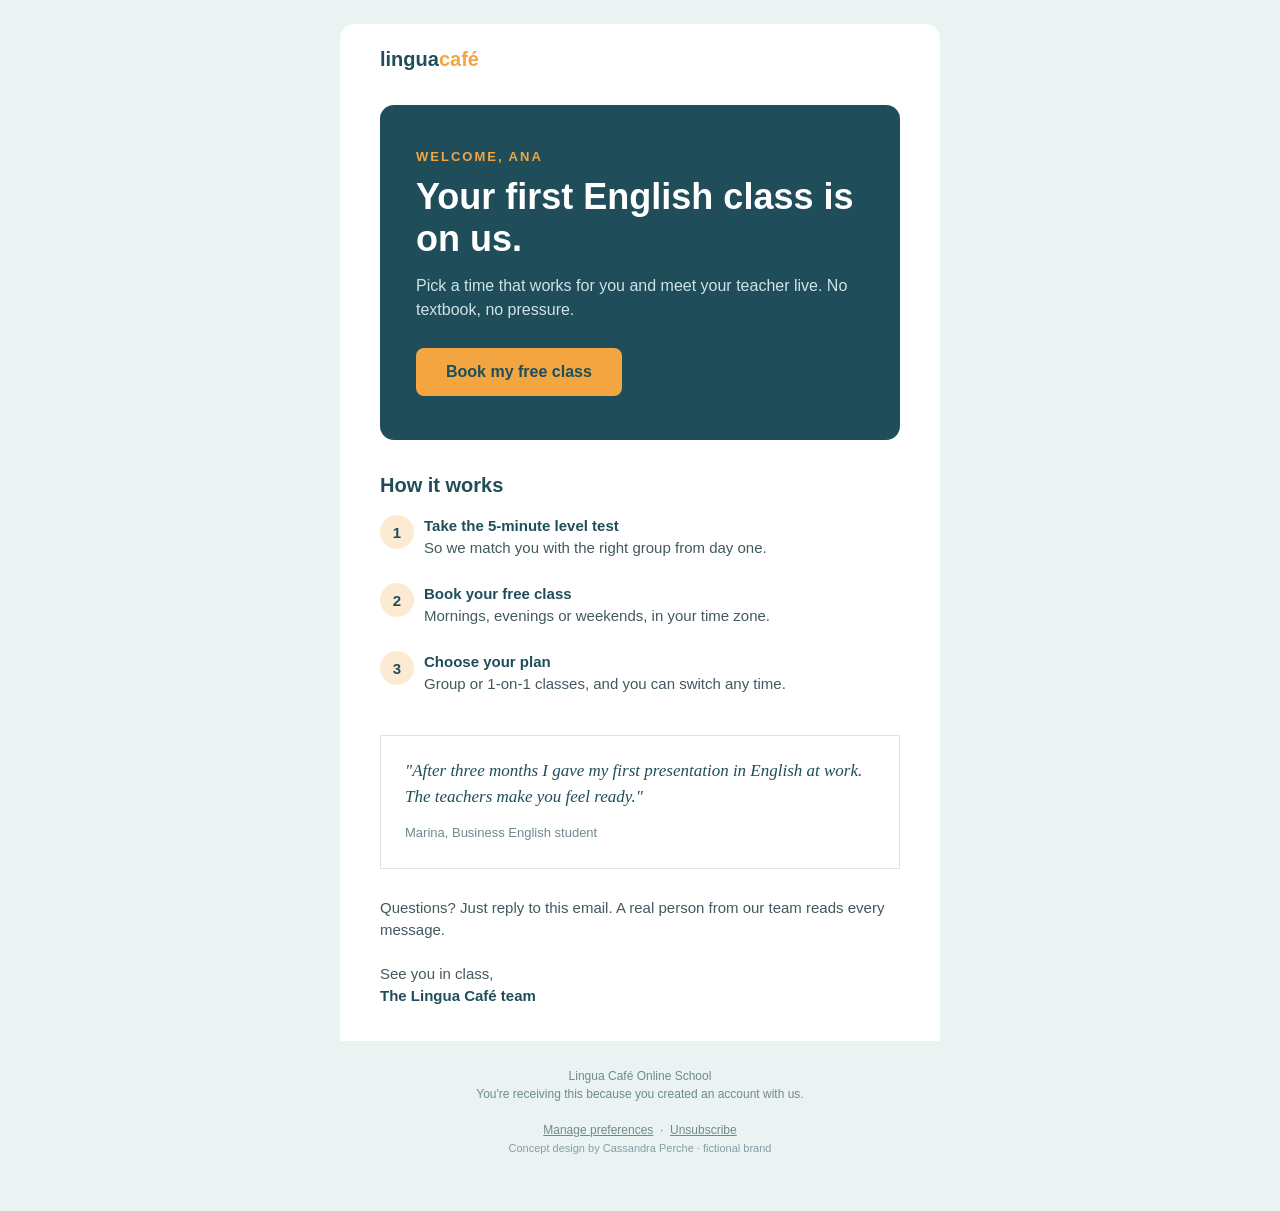
<file: emails/welcome-lingua-cafe.html>
<!DOCTYPE html>
<html lang="en" xmlns="http://www.w3.org/1999/xhtml">
<head>
<meta charset="UTF-8"><meta name="viewport" content="width=device-width, initial-scale=1.0"><meta name="x-apple-disable-message-reformatting">
<title>Lingua Café · Welcome</title>
<!--[if mso]><style>table,td{font-family:Arial,sans-serif!important}</style><![endif]-->
<style>
body{margin:0;padding:0;background:#EAF2F2;-webkit-text-size-adjust:100%}
table{border-collapse:collapse} img{border:0;display:block} a{text-decoration:none}
@media screen and (max-width:620px){
 .container{width:100%!important} .px{padding-left:22px!important;padding-right:22px!important}
 .stack{display:block!important;width:100%!important} .h1{font-size:30px!important;line-height:36px!important}
 .hide-m{display:none!important} .btn a{display:block!important}
}
</style>
</head>
<body style="margin:0;padding:0;background:#EAF2F2;">
<div style="display:none;max-height:0;overflow:hidden;opacity:0;">Your first class is on us. Here is how to book it in 2 minutes.&#8199;&#65279;&#847;&#8199;&#65279;&#847;&#8199;&#65279;&#847;&#8199;&#65279;&#847;</div>
<table role="presentation" width="100%" cellpadding="0" cellspacing="0" style="background:#EAF2F2;">
<tr><td align="center" style="padding:24px 10px;">
<table role="presentation" class="container" width="600" cellpadding="0" cellspacing="0" style="width:600px;max-width:600px;background:#ffffff;border-radius:14px;overflow:hidden;">

<tr><td class="px" style="padding:24px 40px;font-family:Arial,sans-serif;font-size:20px;font-weight:bold;color:#1F4E5A;">lingua<span style="color:#F2A541;">café</span></td></tr>
<tr><td class="px" style="padding:10px 40px 0;">
 <table role="presentation" width="100%" cellpadding="0" cellspacing="0" style="background:#1F4E5A;border-radius:14px;"><tr><td style="padding:44px 36px;text-align:left;">
  <div style="font-family:Arial,sans-serif;font-size:13px;font-weight:bold;letter-spacing:2px;color:#F2A541;">WELCOME, ANA</div>
  <div class="h1" style="font-family:Arial,sans-serif;font-size:36px;line-height:42px;font-weight:bold;color:#ffffff;margin:12px 0 14px;">Your first English class is on us.</div>
  <div style="font-family:Arial,sans-serif;font-size:16px;line-height:24px;color:#CFE3E6;margin-bottom:26px;">Pick a time that works for you and meet your teacher live. No textbook, no pressure.</div>
  <table role="presentation" cellpadding="0" cellspacing="0"><tr><td bgcolor="#F2A541" style="border-radius:8px;"><a href="#" style="display:inline-block;padding:15px 30px;font-family:Arial,sans-serif;font-size:16px;font-weight:bold;color:#1F4E5A;">Book my free class</a></td></tr></table>
 </td></tr></table>
</td></tr>
<tr><td class="px" style="padding:34px 40px 6px;font-family:Arial,sans-serif;font-size:20px;font-weight:bold;color:#1F4E5A;">How it works</td></tr>
<tr><td class="px" style="padding:12px 40px;">
 <table role="presentation" width="100%" cellpadding="0" cellspacing="0"><tr>
  <td width="44" valign="top"><table role="presentation" cellpadding="0" cellspacing="0"><tr><td width="34" height="34" align="center" style="background:#FCEBD2;border-radius:17px;font-family:Arial,sans-serif;font-size:15px;font-weight:bold;color:#1F4E5A;">1</td></tr></table></td>
  <td style="font-family:Arial,sans-serif;font-size:15px;line-height:22px;color:#41595F;"><b style="color:#1F4E5A;">Take the 5-minute level test</b><br>So we match you with the right group from day one.</td>
 </tr></table></td></tr><tr><td class="px" style="padding:12px 40px;">
 <table role="presentation" width="100%" cellpadding="0" cellspacing="0"><tr>
  <td width="44" valign="top"><table role="presentation" cellpadding="0" cellspacing="0"><tr><td width="34" height="34" align="center" style="background:#FCEBD2;border-radius:17px;font-family:Arial,sans-serif;font-size:15px;font-weight:bold;color:#1F4E5A;">2</td></tr></table></td>
  <td style="font-family:Arial,sans-serif;font-size:15px;line-height:22px;color:#41595F;"><b style="color:#1F4E5A;">Book your free class</b><br>Mornings, evenings or weekends, in your time zone.</td>
 </tr></table></td></tr><tr><td class="px" style="padding:12px 40px;">
 <table role="presentation" width="100%" cellpadding="0" cellspacing="0"><tr>
  <td width="44" valign="top"><table role="presentation" cellpadding="0" cellspacing="0"><tr><td width="34" height="34" align="center" style="background:#FCEBD2;border-radius:17px;font-family:Arial,sans-serif;font-size:15px;font-weight:bold;color:#1F4E5A;">3</td></tr></table></td>
  <td style="font-family:Arial,sans-serif;font-size:15px;line-height:22px;color:#41595F;"><b style="color:#1F4E5A;">Choose your plan</b><br>Group or 1-on-1 classes, and you can switch any time.</td>
 </tr></table></td></tr>
<tr><td class="px" style="padding:28px 40px;">
 <table role="presentation" width="100%" cellpadding="0" cellspacing="0" style="border:1px solid #D8E6E8;border-radius:12px;"><tr><td style="padding:22px 24px;font-family:Georgia,serif;font-size:17px;line-height:26px;color:#1F4E5A;font-style:italic;">"After three months I gave my first presentation in English at work. The teachers make you feel ready."<div style="font-family:Arial,sans-serif;font-style:normal;font-size:13px;color:#6E8A90;margin-top:10px;">Marina, Business English student</div></td></tr></table>
</td></tr>
<tr><td class="px" style="padding:0 40px 34px;font-family:Arial,sans-serif;font-size:15px;line-height:22px;color:#41595F;">Questions? Just reply to this email. A real person from our team reads every message.<br><br>See you in class,<br><b style="color:#1F4E5A;">The Lingua Café team</b></td></tr>
<tr><td class="px" style="padding:26px 40px 30px;background:#EAF2F2;font-family:Arial,Helvetica,sans-serif;font-size:12px;line-height:18px;color:#6E8A90;text-align:center;">
Lingua Café Online School<br>You're receiving this because you created an account with us.<br><br>
<a href="#" style="color:#6E8A90;text-decoration:underline;">Manage preferences</a> &nbsp;·&nbsp; <a href="#" style="color:#6E8A90;text-decoration:underline;">Unsubscribe</a><br>
<span style="font-size:11px;opacity:.8;">Concept design by Cassandra Perche · fictional brand</span>
</td></tr>
</table>
</td></tr></table>
</body></html>
</file>
<file: demos/shared.css>
:root{
  --ink:#3a2a2f; --blue:#7a5c64; --cyan:#e2c4cc; --cyan-dim:rgba(168,135,143,0.28);
  --paper:#fbf5f7; --paper-dim:#f4e6ea; --amber:#A8878F; --graphite:#6b5f62;
  --green:#3FA65C; --red:#B33A2E;
}
*{box-sizing:border-box; margin:0; padding:0;}
body{background:var(--paper); color:var(--ink); font-family:'Inter',sans-serif; line-height:1.5;}
.mono{font-family:'IBM Plex Mono',monospace;}
h1,h2,h3{font-family:'Playfair Display',serif; font-weight:600;}
a{color:var(--blue);}

header.demo-header{
  background:var(--ink); color:var(--paper); padding:22px 5vw;
  display:flex; justify-content:space-between; align-items:center; flex-wrap:wrap; gap:12px;
}
header.demo-header .back{
  font-family:'IBM Plex Mono'; font-size:0.78rem; letter-spacing:0.05em; color:var(--cyan);
  text-decoration:none; border-bottom:1px solid var(--cyan); padding-bottom:2px;
}
header.demo-header .sheet-id{font-family:'IBM Plex Mono'; font-size:0.78rem; color:var(--cyan);}
main{max-width:1080px; margin:0 auto; padding:56px 5vw 90px;}
main > .intro{max-width:70ch; margin-bottom:40px;}
main h1{font-size:clamp(1.6rem,3.4vw,2.3rem); margin-bottom:14px;}
main .intro p{color:var(--graphite); font-size:1rem;}
.panel{border:1px solid var(--ink); background:#fff;}
.panel-title{
  background:var(--ink); color:var(--paper); font-family:'IBM Plex Mono';
  font-size:0.72rem; letter-spacing:0.1em; text-transform:uppercase; padding:10px 16px;
}
footer.demo-footer{text-align:center; padding:26px; font-size:0.7rem; color:var(--graphite); font-family:'IBM Plex Mono';}
</file>
